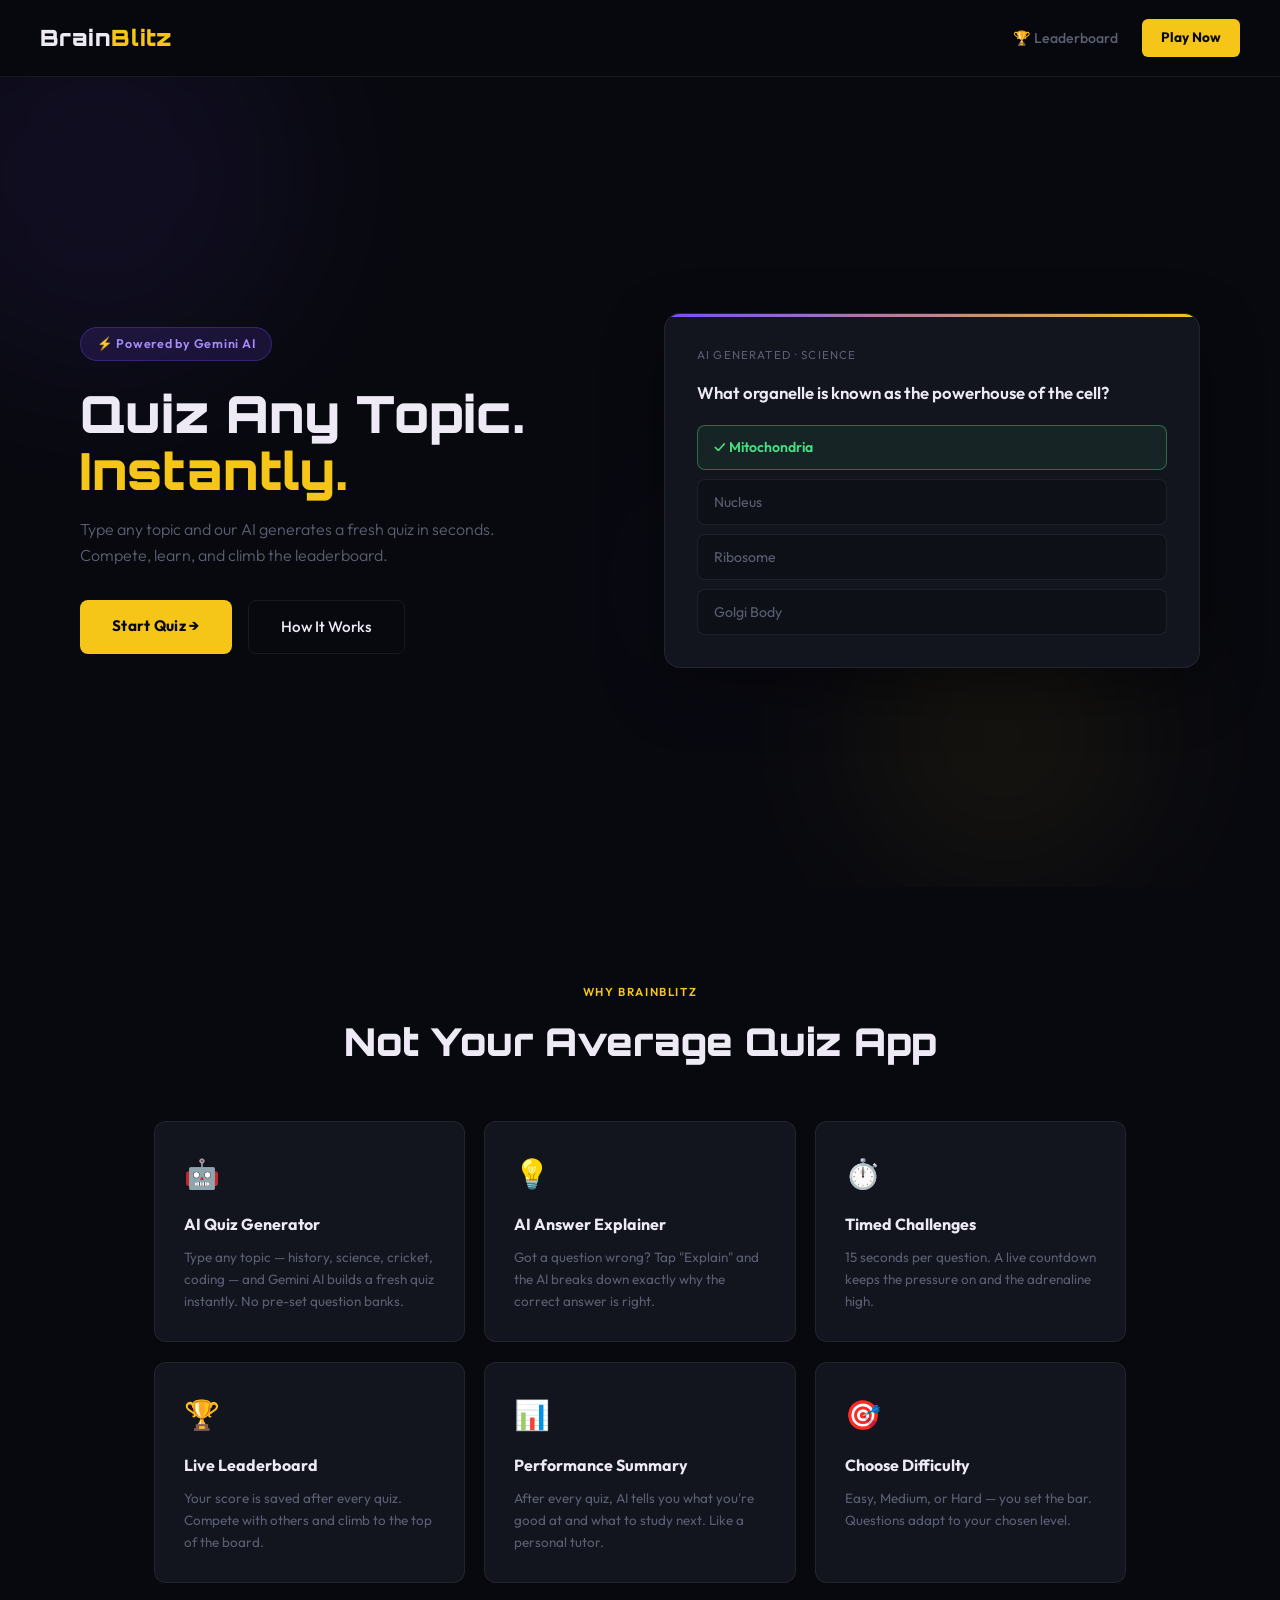
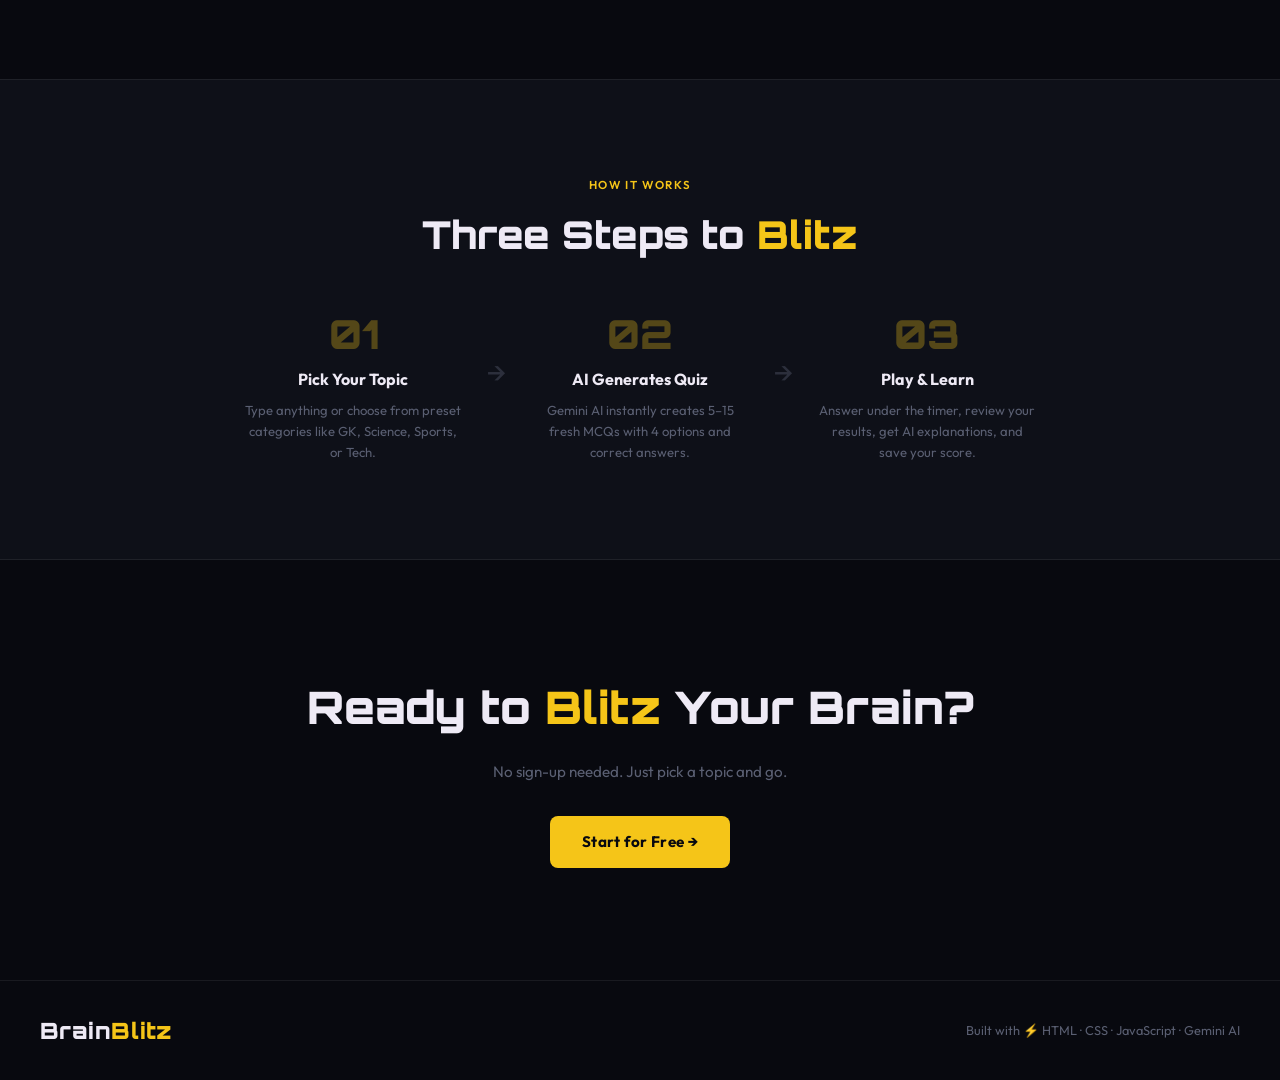
<file: index.html>
<!DOCTYPE html>
<html lang="en">
<head>
  <meta charset="UTF-8" />
  <meta name="viewport" content="width=device-width, initial-scale=1.0"/>
  <title>BrainBlitz — AI Quiz Challenge</title>
  <link rel="stylesheet" href="css/style.css"/>
  <link href="https://fonts.googleapis.com/css2?family=Orbitron:wght@700;900&family=Outfit:wght@300;400;500;600&display=swap" rel="stylesheet"/>
</head>
<body>

  <!-- NAV -->
  <nav>
    <div class="logo">Brain<span>Blitz</span></div>
    <div class="nav-links">
      <a href="leaderboard.html">🏆 Leaderboard</a>
      <a href="lobby.html" class="btn-nav">Play Now</a>
    </div>
  </nav>

  <!-- HERO -->
  <section class="hero">
    <div class="hero-bg-circles">
      <div class="circle c1"></div>
      <div class="circle c2"></div>
      <div class="circle c3"></div>
    </div>

    <div class="hero-content">
      <div class="hero-badge">⚡ Powered by Gemini AI</div>
      <h1>Quiz Any Topic.<br/><span>Instantly.</span></h1>
      <p class="hero-sub">
        Type any topic and our AI generates a fresh quiz in seconds.
        Compete, learn, and climb the leaderboard.
      </p>
      <div class="hero-btns">
        <a href="lobby.html" class="btn-primary">Start Quiz →</a>
        <a href="#how" class="btn-ghost">How It Works</a>
      </div>
    </div>

    <div class="hero-card-preview">
      <div class="preview-card">
        <div class="preview-tag">AI Generated · Science</div>
        <p class="preview-q">What organelle is known as the powerhouse of the cell?</p>
        <div class="preview-options">
          <div class="opt correct">✓ Mitochondria</div>
          <div class="opt">Nucleus</div>
          <div class="opt">Ribosome</div>
          <div class="opt">Golgi Body</div>
        </div>
      </div>
    </div>
  </section>

  <!-- FEATURES -->
  <section class="features" id="how">
    <div class="section-label">Why BrainBlitz</div>
    <h2 class="section-title">Not Your Average Quiz App</h2>

    <div class="features-grid">
      <div class="feat-card">
        <div class="feat-icon">🤖</div>
        <h3>AI Quiz Generator</h3>
        <p>Type any topic — history, science, cricket, coding — and Gemini AI builds a fresh quiz instantly. No pre-set question banks.</p>
      </div>
      <div class="feat-card">
        <div class="feat-icon">💡</div>
        <h3>AI Answer Explainer</h3>
        <p>Got a question wrong? Tap "Explain" and the AI breaks down exactly why the correct answer is right.</p>
      </div>
      <div class="feat-card">
        <div class="feat-icon">⏱️</div>
        <h3>Timed Challenges</h3>
        <p>15 seconds per question. A live countdown keeps the pressure on and the adrenaline high.</p>
      </div>
      <div class="feat-card">
        <div class="feat-icon">🏆</div>
        <h3>Live Leaderboard</h3>
        <p>Your score is saved after every quiz. Compete with others and climb to the top of the board.</p>
      </div>
      <div class="feat-card">
        <div class="feat-icon">📊</div>
        <h3>Performance Summary</h3>
        <p>After every quiz, AI tells you what you're good at and what to study next. Like a personal tutor.</p>
      </div>
      <div class="feat-card">
        <div class="feat-icon">🎯</div>
        <h3>Choose Difficulty</h3>
        <p>Easy, Medium, or Hard — you set the bar. Questions adapt to your chosen level.</p>
      </div>
    </div>
  </section>

  <!-- HOW IT WORKS -->
  <section class="steps-section">
    <div class="section-label">How It Works</div>
    <h2 class="section-title">Three Steps to <span>Blitz</span></h2>

    <div class="steps">
      <div class="step">
        <div class="step-num">01</div>
        <h3>Pick Your Topic</h3>
        <p>Type anything or choose from preset categories like GK, Science, Sports, or Tech.</p>
      </div>
      <div class="step-arrow">→</div>
      <div class="step">
        <div class="step-num">02</div>
        <h3>AI Generates Quiz</h3>
        <p>Gemini AI instantly creates 5–15 fresh MCQs with 4 options and correct answers.</p>
      </div>
      <div class="step-arrow">→</div>
      <div class="step">
        <div class="step-num">03</div>
        <h3>Play & Learn</h3>
        <p>Answer under the timer, review your results, get AI explanations, and save your score.</p>
      </div>
    </div>
  </section>

  <!-- CTA -->
  <section class="cta-section">
    <h2>Ready to <span>Blitz</span> Your Brain?</h2>
    <p>No sign-up needed. Just pick a topic and go.</p>
    <a href="lobby.html" class="btn-primary">Start for Free →</a>
  </section>

  <!-- FOOTER -->
  <footer>
    <div class="logo">Brain<span>Blitz</span></div>
    <p>Built with ⚡ HTML · CSS · JavaScript · Gemini AI</p>
  </footer>

</body>
</html>
</file>
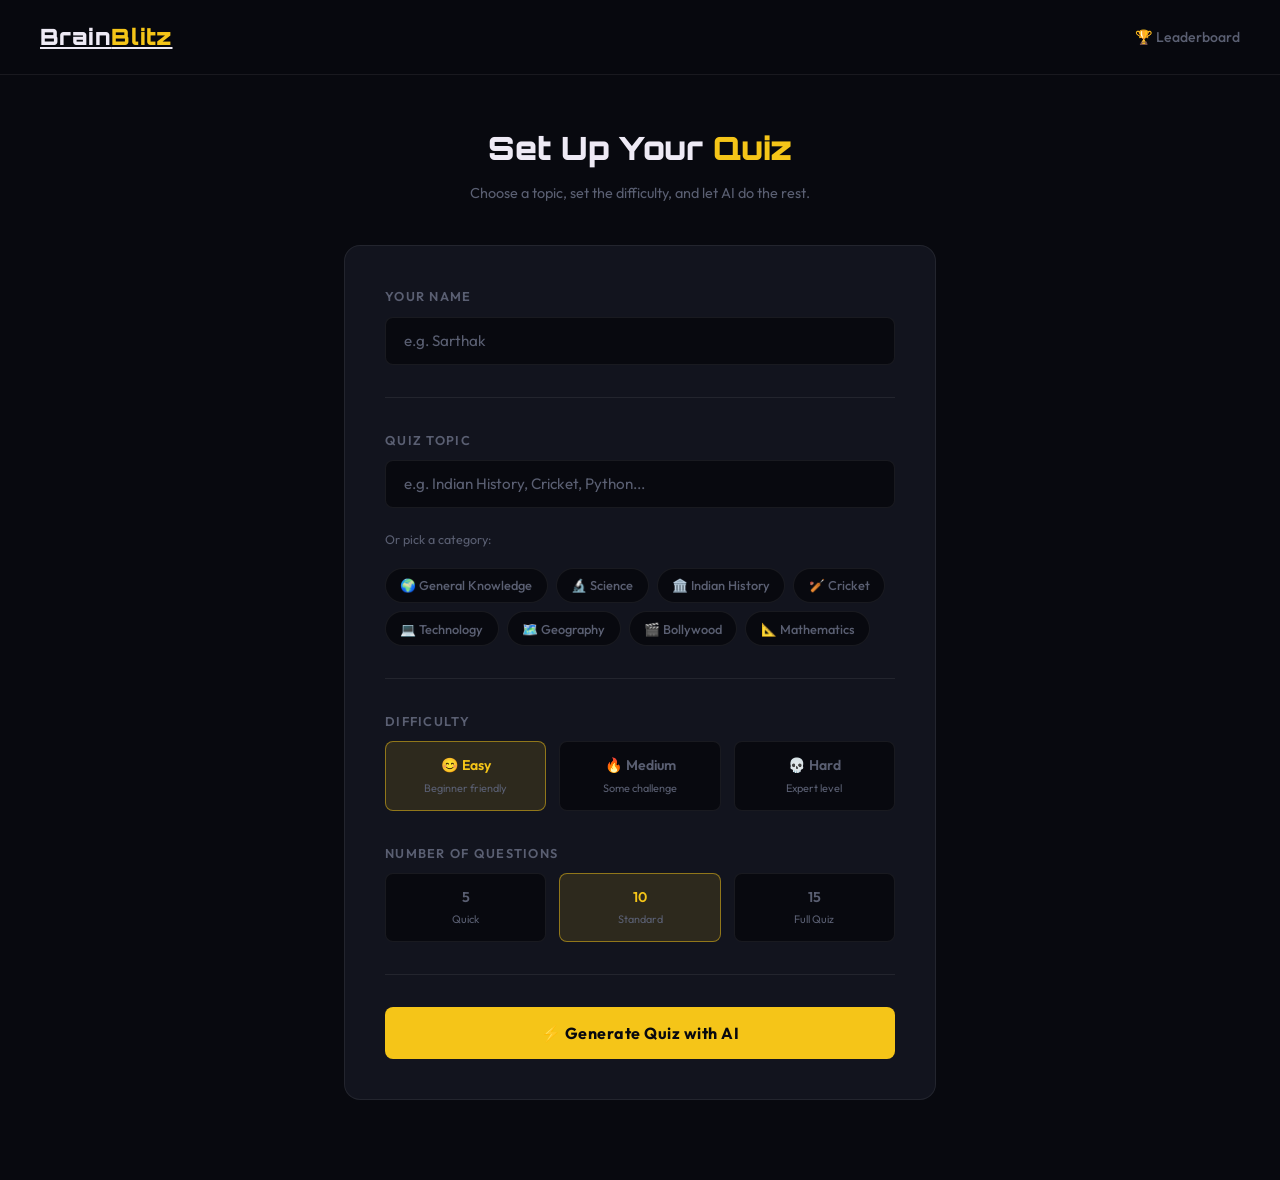
<file: lobby.html>
<!DOCTYPE html>
<html lang="en">
<head>
  <meta charset="UTF-8" />
  <meta name="viewport" content="width=device-width, initial-scale=1.0"/>
  <title>BrainBlitz — Setup Quiz</title>
  <link rel="stylesheet" href="css/style.css"/>
  <link href="https://fonts.googleapis.com/css2?family=Orbitron:wght@700;900&family=Outfit:wght@300;400;500;600&display=swap" rel="stylesheet"/>
  <style>
    .lobby-wrap {
      max-width: 640px;
      margin: 0 auto;
      padding: 3rem 1.5rem 5rem;
    }

    .lobby-header {
      text-align: center;
      margin-bottom: 2.5rem;
      animation: fadeUp 0.5s ease both;
    }

    .lobby-header h1 {
      font-family: 'Orbitron', sans-serif;
      font-size: 2rem;
      font-weight: 900;
      margin-bottom: 0.5rem;
    }
    .lobby-header h1 span { color: var(--yellow); }

    .lobby-header p {
      color: var(--muted);
      font-size: 0.9rem;
    }

    /* ── FORM CARD ── */
    .lobby-card {
      background: var(--card);
      border: 1px solid var(--border);
      border-radius: 16px;
      padding: 2.5rem;
      display: flex;
      flex-direction: column;
      gap: 2rem;
      animation: fadeUp 0.5s 0.1s ease both;
    }

    .field-group {
      display: flex;
      flex-direction: column;
      gap: 0.6rem;
    }

    .field-label {
      font-size: 0.8rem;
      font-weight: 600;
      text-transform: uppercase;
      letter-spacing: 0.1em;
      color: var(--muted);
    }

    .field-input {
      background: var(--bg);
      border: 1px solid var(--border);
      border-radius: 8px;
      padding: 0.85rem 1.1rem;
      color: var(--white);
      font-family: 'Outfit', sans-serif;
      font-size: 0.95rem;
      outline: none;
      transition: border-color 0.2s;
      width: 100%;
    }
    .field-input:focus { border-color: rgba(245,197,24,0.5); }
    .field-input::placeholder { color: var(--muted); }

    /* ── PRESET TOPICS ── */
    .preset-label {
      font-size: 0.78rem;
      color: var(--muted);
      margin-bottom: 0.5rem;
    }

    .preset-chips {
      display: flex;
      flex-wrap: wrap;
      gap: 0.5rem;
    }

    .chip {
      background: var(--bg);
      border: 1px solid var(--border);
      border-radius: 999px;
      padding: 0.4rem 0.9rem;
      font-size: 0.8rem;
      font-weight: 500;
      cursor: pointer;
      color: var(--muted);
      transition: all 0.2s;
    }
    .chip:hover, .chip.active {
      background: var(--yellow-glow);
      border-color: rgba(245,197,24,0.4);
      color: var(--yellow);
    }

    /* ── OPTION BUTTONS (difficulty / count) ── */
    .option-row {
      display: flex;
      gap: 0.8rem;
      flex-wrap: wrap;
    }

    .opt-btn {
      flex: 1;
      min-width: 80px;
      background: var(--bg);
      border: 1px solid var(--border);
      border-radius: 8px;
      padding: 0.75rem 0.5rem;
      text-align: center;
      cursor: pointer;
      font-size: 0.88rem;
      font-weight: 600;
      color: var(--muted);
      transition: all 0.2s;
      user-select: none;
    }
    .opt-btn:hover { border-color: rgba(245,197,24,0.3); color: var(--white); }
    .opt-btn.selected {
      background: var(--yellow-glow);
      border-color: rgba(245,197,24,0.5);
      color: var(--yellow);
    }

    .opt-btn .opt-sub {
      display: block;
      font-size: 0.68rem;
      font-weight: 400;
      color: var(--muted);
      margin-top: 0.2rem;
    }

    /* ── DIVIDER ── */
    .divider {
      height: 1px;
      background: var(--border);
    }

    /* ── SUBMIT ── */
    .submit-btn {
      width: 100%;
      padding: 1rem;
      background: var(--yellow);
      color: #08090f;
      font-family: 'Outfit', sans-serif;
      font-size: 1rem;
      font-weight: 700;
      border: none;
      border-radius: 8px;
      cursor: pointer;
      transition: transform 0.2s, box-shadow 0.2s;
      letter-spacing: 0.03em;
    }
    .submit-btn:hover {
      transform: translateY(-2px);
      box-shadow: 0 10px 30px rgba(245,197,24,0.3);
    }
    .submit-btn:disabled {
      opacity: 0.4;
      cursor: not-allowed;
      transform: none;
      box-shadow: none;
    }

    /* ── LOADING STATE ── */
    .submit-btn.loading {
      background: #2a2d3e;
      color: var(--muted);
      cursor: not-allowed;
    }

    /* ── ERROR ── */
    .error-msg {
      display: none;
      background: rgba(248,113,113,0.08);
      border: 1px solid rgba(248,113,113,0.25);
      color: #f87171;
      border-radius: 8px;
      padding: 0.8rem 1rem;
      font-size: 0.84rem;
    }
    .error-msg.show { display: block; }

    @keyframes fadeUp {
      from { opacity: 0; transform: translateY(18px); }
      to   { opacity: 1; transform: translateY(0); }
    }
  </style>
</head>
<body>

  <!-- NAV -->
  <nav>
    <a href="index.html" class="logo">Brain<span>Blitz</span></a>
    <div class="nav-links">
      <a href="leaderboard.html">🏆 Leaderboard</a>
    </div>
  </nav>

  <div class="lobby-wrap">

    <div class="lobby-header">
      <h1>Set Up Your <span>Quiz</span></h1>
      <p>Choose a topic, set the difficulty, and let AI do the rest.</p>
    </div>

    <div class="lobby-card">

      <!-- NAME -->
      <div class="field-group">
        <label class="field-label">Your Name</label>
        <input
          class="field-input"
          id="playerName"
          type="text"
          placeholder="e.g. Sarthak"
          maxlength="24"
        />
      </div>

      <div class="divider"></div>

      <!-- TOPIC -->
      <div class="field-group">
        <label class="field-label">Quiz Topic</label>
        <input
          class="field-input"
          id="topicInput"
          type="text"
          placeholder="e.g. Indian History, Cricket, Python..."
          maxlength="80"
        />
        <p class="preset-label" style="margin-top:0.8rem">Or pick a category:</p>
        <div class="preset-chips" id="presetChips">
          <div class="chip" data-topic="General Knowledge">🌍 General Knowledge</div>
          <div class="chip" data-topic="Science">🔬 Science</div>
          <div class="chip" data-topic="Indian History">🏛️ Indian History</div>
          <div class="chip" data-topic="Cricket">🏏 Cricket</div>
          <div class="chip" data-topic="Technology">💻 Technology</div>
          <div class="chip" data-topic="Geography">🗺️ Geography</div>
          <div class="chip" data-topic="Bollywood">🎬 Bollywood</div>
          <div class="chip" data-topic="Mathematics">📐 Mathematics</div>
        </div>
      </div>

      <div class="divider"></div>

      <!-- DIFFICULTY -->
      <div class="field-group">
        <label class="field-label">Difficulty</label>
        <div class="option-row" id="difficultyRow">
          <div class="opt-btn selected" data-value="easy">
            😊 Easy
            <span class="opt-sub">Beginner friendly</span>
          </div>
          <div class="opt-btn" data-value="medium">
            🔥 Medium
            <span class="opt-sub">Some challenge</span>
          </div>
          <div class="opt-btn" data-value="hard">
            💀 Hard
            <span class="opt-sub">Expert level</span>
          </div>
        </div>
      </div>

      <!-- QUESTION COUNT -->
      <div class="field-group">
        <label class="field-label">Number of Questions</label>
        <div class="option-row" id="countRow">
          <div class="opt-btn" data-value="5">
            5
            <span class="opt-sub">Quick</span>
          </div>
          <div class="opt-btn selected" data-value="10">
            10
            <span class="opt-sub">Standard</span>
          </div>
          <div class="opt-btn" data-value="15">
            15
            <span class="opt-sub">Full Quiz</span>
          </div>
        </div>
      </div>

      <div class="divider"></div>

      <!-- ERROR -->
      <div class="error-msg" id="errorMsg">
        ⚠️ Please enter your name and a quiz topic before continuing.
      </div>

      <!-- SUBMIT -->
      <button class="submit-btn" id="startBtn" onclick="startQuiz()">
        ⚡ Generate Quiz with AI
      </button>

    </div>
  </div>

  <script>
    let selectedDifficulty = 'easy';
    let selectedCount = 10;

    // ── Preset chips
    document.querySelectorAll('#presetChips .chip').forEach(chip => {
      chip.addEventListener('click', () => {
        document.querySelectorAll('#presetChips .chip').forEach(c => c.classList.remove('active'));
        chip.classList.add('active');
        document.getElementById('topicInput').value = chip.dataset.topic;
      });
    });

    // ── Difficulty selector
    document.querySelectorAll('#difficultyRow .opt-btn').forEach(btn => {
      btn.addEventListener('click', () => {
        document.querySelectorAll('#difficultyRow .opt-btn').forEach(b => b.classList.remove('selected'));
        btn.classList.add('selected');
        selectedDifficulty = btn.dataset.value;
      });
    });

    // ── Question count selector
    document.querySelectorAll('#countRow .opt-btn').forEach(btn => {
      btn.addEventListener('click', () => {
        document.querySelectorAll('#countRow .opt-btn').forEach(b => b.classList.remove('selected'));
        btn.classList.add('selected');
        selectedCount = parseInt(btn.dataset.value);
      });
    });

    // ── Start quiz
    function startQuiz() {
      const name  = document.getElementById('playerName').value.trim();
      const topic = document.getElementById('topicInput').value.trim();
      const error = document.getElementById('errorMsg');
      const btn   = document.getElementById('startBtn');

      if (!name || !topic) {
        error.classList.add('show');
        return;
      }

      error.classList.remove('show');

      // Save to sessionStorage for quiz.html to read
      sessionStorage.setItem('bb_name',       name);
      sessionStorage.setItem('bb_topic',      topic);
      sessionStorage.setItem('bb_difficulty', selectedDifficulty);
      sessionStorage.setItem('bb_count',      selectedCount);

      // Button loading state
      btn.textContent = '⏳ Generating your quiz...';
      btn.classList.add('loading');
      btn.disabled = true;

      // Navigate to quiz page
      setTimeout(() => { window.location.href = 'quiz.html'; }, 600);
    }
  </script>

</body>
</html>
</file>
<file: css/style.css>
/* ── RESET & BASE ── */
*, *::before, *::after { box-sizing: border-box; margin: 0; padding: 0; }

:root {
  --bg: #08090f;
  --bg2: #0e1018;
  --card: #12141e;
  --border: rgba(255,255,255,0.07);
  --yellow: #f5c518;
  --yellow-glow: rgba(245, 197, 24, 0.12);
  --purple: #7c4dff;
  --purple-glow: rgba(124, 77, 255, 0.15);
  --white: #eeeaf5;
  --muted: #5a5f72;
  --radius: 12px;
}

html { scroll-behavior: smooth; }

body {
  background: var(--bg);
  color: var(--white);
  font-family: 'Outfit', sans-serif;
  overflow-x: hidden;
  line-height: 1.6;
}

/* ── SCROLLBAR ── */
::-webkit-scrollbar { width: 6px; }
::-webkit-scrollbar-track { background: var(--bg); }
::-webkit-scrollbar-thumb { background: #2a2d3e; border-radius: 3px; }

/* ── NAV ── */
nav {
  display: flex;
  justify-content: space-between;
  align-items: center;
  padding: 1.2rem 2.5rem;
  border-bottom: 1px solid var(--border);
  position: sticky;
  top: 0;
  z-index: 100;
  background: rgba(8,9,15,0.9);
  backdrop-filter: blur(12px);
}

.logo {
  font-family: 'Orbitron', sans-serif;
  font-size: 1.4rem;
  font-weight: 900;
  letter-spacing: 0.02em;
  color: var(--white);
}
.logo span { color: var(--yellow); }

.nav-links {
  display: flex;
  align-items: center;
  gap: 1.5rem;
}

.nav-links a {
  text-decoration: none;
  color: var(--muted);
  font-size: 0.88rem;
  font-weight: 500;
  transition: color 0.2s;
}
.nav-links a:hover { color: var(--white); }

.btn-nav {
  background: var(--yellow) !important;
  color: #08090f !important;
  padding: 0.5rem 1.2rem;
  border-radius: 6px;
  font-weight: 700 !important;
  font-size: 0.85rem !important;
  transition: transform 0.2s, box-shadow 0.2s !important;
}
.btn-nav:hover {
  transform: translateY(-1px);
  box-shadow: 0 6px 20px rgba(245,197,24,0.3) !important;
  color: #08090f !important;
}

/* ── BUTTONS ── */
.btn-primary {
  display: inline-block;
  background: var(--yellow);
  color: #08090f;
  font-weight: 700;
  font-size: 0.95rem;
  padding: 0.85rem 2rem;
  border-radius: 8px;
  text-decoration: none;
  border: none;
  cursor: pointer;
  transition: transform 0.2s, box-shadow 0.2s;
  letter-spacing: 0.02em;
}
.btn-primary:hover {
  transform: translateY(-2px);
  box-shadow: 0 10px 30px rgba(245,197,24,0.35);
}

.btn-ghost {
  display: inline-block;
  background: transparent;
  color: var(--white);
  font-weight: 500;
  font-size: 0.95rem;
  padding: 0.85rem 2rem;
  border-radius: 8px;
  text-decoration: none;
  border: 1px solid var(--border);
  cursor: pointer;
  transition: border-color 0.2s;
}
.btn-ghost:hover { border-color: rgba(255,255,255,0.25); }

/* ── HERO ── */
.hero {
  min-height: 90vh;
  display: grid;
  grid-template-columns: 1fr 1fr;
  align-items: center;
  gap: 3rem;
  padding: 5rem 5rem 4rem;
  position: relative;
  overflow: hidden;
}

.hero-bg-circles { position: absolute; inset: 0; pointer-events: none; z-index: 0; }

.circle {
  position: absolute;
  border-radius: 50%;
  filter: blur(80px);
  opacity: 0.5;
}
.c1 {
  width: 400px; height: 400px;
  background: var(--purple-glow);
  top: -100px; left: -100px;
  animation: float 8s ease-in-out infinite;
}
.c2 {
  width: 300px; height: 300px;
  background: var(--yellow-glow);
  bottom: 0; right: 10%;
  animation: float 10s ease-in-out infinite reverse;
}
.c3 {
  width: 200px; height: 200px;
  background: rgba(124,77,255,0.08);
  top: 50%; left: 50%;
  animation: float 6s ease-in-out infinite;
}

@keyframes float {
  0%, 100% { transform: translateY(0); }
  50% { transform: translateY(-20px); }
}

.hero-content { position: relative; z-index: 1; animation: fadeUp 0.7s ease both; }

.hero-badge {
  display: inline-block;
  background: var(--purple-glow);
  border: 1px solid rgba(124,77,255,0.3);
  color: #a78bfa;
  font-size: 0.78rem;
  font-weight: 600;
  padding: 0.4rem 1rem;
  border-radius: 999px;
  margin-bottom: 1.5rem;
  letter-spacing: 0.06em;
}

.hero-content h1 {
  font-family: 'Orbitron', sans-serif;
  font-size: clamp(2.2rem, 4vw, 3.5rem);
  font-weight: 900;
  line-height: 1.1;
  margin-bottom: 1.2rem;
}
.hero-content h1 span { color: var(--yellow); }

.hero-sub {
  font-size: 1rem;
  color: var(--muted);
  max-width: 440px;
  margin-bottom: 2rem;
  font-weight: 300;
}

.hero-btns { display: flex; gap: 1rem; flex-wrap: wrap; }

/* ── PREVIEW CARD ── */
.hero-card-preview {
  position: relative;
  z-index: 1;
  animation: fadeUp 0.7s 0.15s ease both;
}

.preview-card {
  background: var(--card);
  border: 1px solid var(--border);
  border-radius: 16px;
  padding: 2rem;
  position: relative;
  overflow: hidden;
  box-shadow: 0 20px 60px rgba(0,0,0,0.4);
}

.preview-card::before {
  content: '';
  position: absolute;
  top: 0; left: 0; right: 0;
  height: 3px;
  background: linear-gradient(90deg, var(--purple), var(--yellow));
}

.preview-tag {
  font-size: 0.72rem;
  text-transform: uppercase;
  letter-spacing: 0.1em;
  color: var(--muted);
  margin-bottom: 1rem;
}

.preview-q {
  font-size: 1.05rem;
  font-weight: 600;
  margin-bottom: 1.2rem;
  line-height: 1.5;
}

.preview-options {
  display: flex;
  flex-direction: column;
  gap: 0.6rem;
}

.opt {
  padding: 0.65rem 1rem;
  border-radius: 8px;
  border: 1px solid var(--border);
  font-size: 0.88rem;
  background: var(--bg2);
  color: var(--muted);
  transition: all 0.2s;
}
.opt.correct {
  border-color: rgba(74,222,128,0.4);
  background: rgba(74,222,128,0.08);
  color: #4ade80;
  font-weight: 600;
}

/* ── SECTIONS ── */
.section-label {
  font-size: 0.72rem;
  text-transform: uppercase;
  letter-spacing: 0.14em;
  color: var(--yellow);
  font-weight: 600;
  text-align: center;
  margin-bottom: 0.6rem;
}

.section-title {
  font-family: 'Orbitron', sans-serif;
  font-size: clamp(1.6rem, 3vw, 2.4rem);
  font-weight: 900;
  text-align: center;
  margin-bottom: 3rem;
}
.section-title span { color: var(--yellow); }

/* ── FEATURES ── */
.features {
  padding: 6rem 4rem;
  max-width: 1100px;
  margin: 0 auto;
}

.features-grid {
  display: grid;
  grid-template-columns: repeat(auto-fit, minmax(280px, 1fr));
  gap: 1.2rem;
}

.feat-card {
  background: var(--card);
  border: 1px solid var(--border);
  border-radius: var(--radius);
  padding: 1.8rem;
  transition: transform 0.25s, border-color 0.25s;
  position: relative;
  overflow: hidden;
}
.feat-card:hover {
  transform: translateY(-4px);
  border-color: rgba(245,197,24,0.2);
}

.feat-icon {
  font-size: 1.8rem;
  margin-bottom: 1rem;
}

.feat-card h3 {
  font-size: 1rem;
  font-weight: 700;
  margin-bottom: 0.5rem;
  color: var(--white);
}

.feat-card p {
  font-size: 0.84rem;
  color: var(--muted);
  line-height: 1.65;
}

/* ── STEPS ── */
.steps-section {
  background: var(--bg2);
  border-top: 1px solid var(--border);
  border-bottom: 1px solid var(--border);
  padding: 6rem 4rem;
}

.steps {
  display: flex;
  align-items: center;
  justify-content: center;
  gap: 1.5rem;
  flex-wrap: wrap;
  max-width: 900px;
  margin: 0 auto;
}

.step {
  text-align: center;
  max-width: 220px;
}

.step-num {
  font-family: 'Orbitron', sans-serif;
  font-size: 2.5rem;
  font-weight: 900;
  color: var(--yellow);
  opacity: 0.3;
  line-height: 1;
  margin-bottom: 0.8rem;
}

.step h3 {
  font-size: 1rem;
  font-weight: 700;
  margin-bottom: 0.5rem;
}

.step p {
  font-size: 0.82rem;
  color: var(--muted);
  line-height: 1.6;
}

.step-arrow {
  font-size: 1.8rem;
  color: var(--muted);
  opacity: 0.4;
  margin-bottom: 2rem;
}

/* ── CTA ── */
.cta-section {
  text-align: center;
  padding: 7rem 2rem;
}

.cta-section h2 {
  font-family: 'Orbitron', sans-serif;
  font-size: clamp(1.8rem, 4vw, 2.8rem);
  font-weight: 900;
  margin-bottom: 1rem;
}
.cta-section h2 span { color: var(--yellow); }

.cta-section p {
  color: var(--muted);
  margin-bottom: 2rem;
  font-size: 0.95rem;
}

/* ── FOOTER ── */
footer {
  border-top: 1px solid var(--border);
  padding: 2rem 2.5rem;
  display: flex;
  justify-content: space-between;
  align-items: center;
  flex-wrap: wrap;
  gap: 1rem;
}
footer p { font-size: 0.8rem; color: var(--muted); }

/* ── ANIMATIONS ── */
@keyframes fadeUp {
  from { opacity: 0; transform: translateY(22px); }
  to   { opacity: 1; transform: translateY(0); }
}

/* ── RESPONSIVE ── */
@media (max-width: 768px) {
  .hero {
    grid-template-columns: 1fr;
    padding: 3rem 1.5rem;
    text-align: center;
    min-height: auto;
  }
  .hero-sub { margin: 0 auto 2rem; }
  .hero-btns { justify-content: center; }
  .hero-card-preview { display: none; }
  nav { padding: 1rem 1.2rem; }
  .nav-links a:not(.btn-nav) { display: none; }
  .features { padding: 4rem 1.5rem; }
  .steps-section { padding: 4rem 1.5rem; }
  .step-arrow { display: none; }
}

/* ── SHARED STYLES (used across all pages) ── */
.page-wrap {
  max-width: 760px;
  margin: 0 auto;
  padding: 3rem 1.5rem;
}

.card {
  background: var(--card);
  border: 1px solid var(--border);
  border-radius: 16px;
  padding: 2.5rem;
}
</file>
